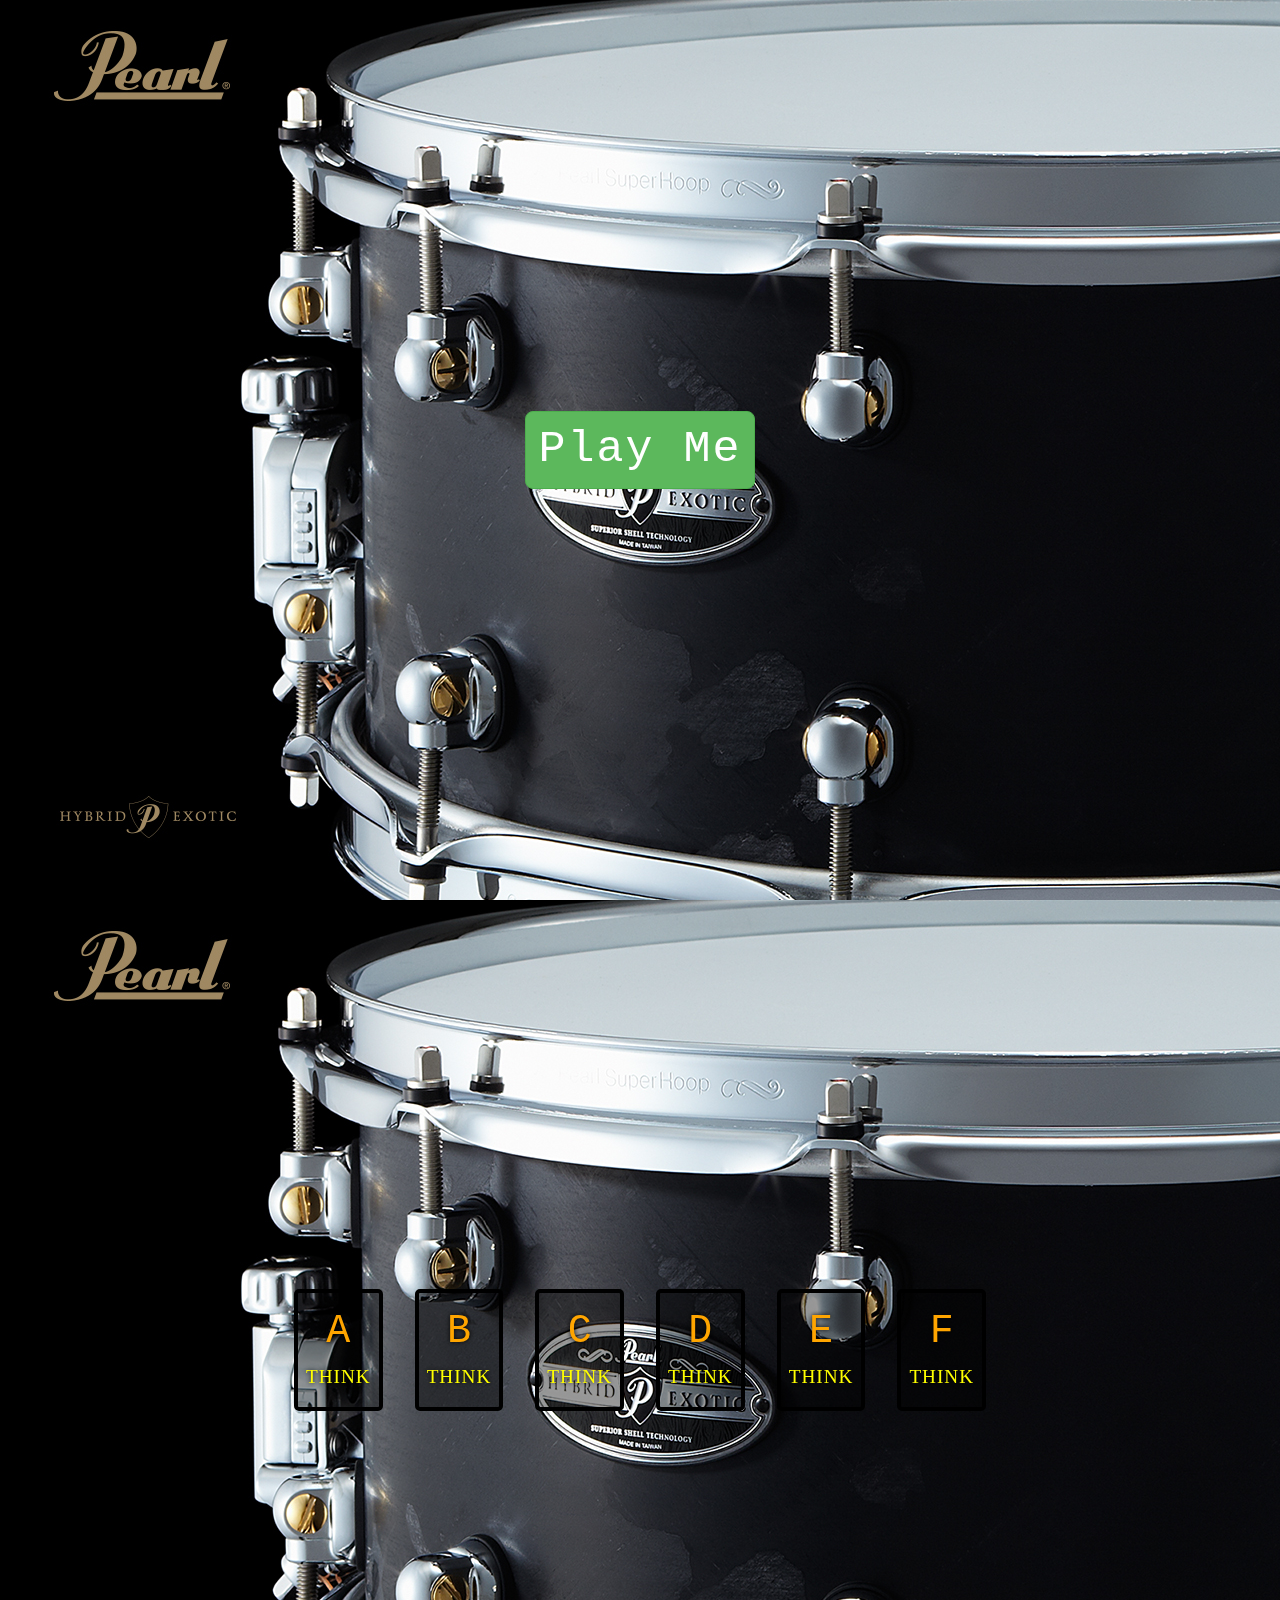
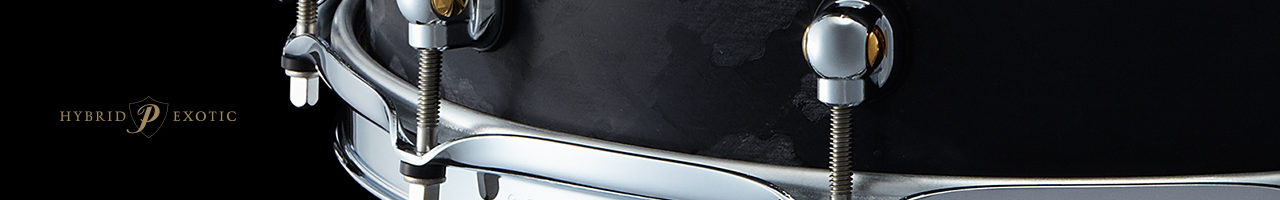
<file: Drum Kit/index.html>
<!DOCTYPE html>
<html lang="en">
<head>
    <meta charset="UTF-8">
    <meta name="viewport" content="width=device-width, initial-scale=1.0">
    <meta http-equiv="X-UA-Compatible" content="ie=edge">
    <link rel="stylesheet" href="style.css">
    <title>Test</title>
</head>
<body>
    <header>
        <div class="wrapper-button">
            <button class="btn btn-play">
                <a href="#keys" data-title="Play Me">Play Me</a>
            </button>
        </div>
    </header>
    <!-- Keys -->
    <div class="wrapper-keys">
            <div class="keys" id="keys">
                    <!-- Each Key -->
                    <div data-key="65" class="key">
                        <kbd>A</kbd>
                        <span class="sound">think</span>
                    </div>
                    <!-- Each Key -->
                    <div data-key="66" class="key">
                        <kbd>B</kbd>
                        <span class="sound">think</span>
                    </div>
                    <!-- Each Key -->
                    <div data-key="67" class="key">
                        <kbd>C</kbd>
                        <span class="sound">think</span>
                    </div>
                    <!-- Each Key -->
                    <div data-key="68" class="key">
                        <kbd>D</kbd>
                        <span class="sound">think</span>
                    </div>
                    <!-- Each Key -->
                    <div data-key="69" class="key">
                        <kbd>E</kbd>
                        <span class="sound">think</span>
                    </div>
                    <!-- Each Key -->
                    <div data-key="70" class="key">
                        <kbd>F</kbd>
                        <span class="sound">think</span>
                    </div>      
                </div>
    </div>
    

    <!-- Audio -->
    <audio data-key="65" src="sounds/audio-1.wav"></audio>
    <audio data-key="66" src="sounds/audio-2.wav"></audio>
    <audio data-key="67" src="sounds/audio-3.wav"></audio>
    <audio data-key="68" src="sounds/audio-4.wav"></audio>
    <audio data-key="69" src="sounds/audio-5.wav"></audio>
    <audio data-key="70" src="sounds/audio-6.wav"></audio>

    <script>
        function playKey(event) {
            const audio = document.querySelector(`audio[data-key="${event.keyCode}"]`);
            const key = document.querySelector(`.key[data-key="${event.keyCode}"]`);
            if(!audio) return; // stopped

            audio.currentTime = 0; // rewind to the start
            key.classList.add('playing');
            audio.play();
        }
        function removeTransation(e) {
            console.log(e.propertyName);
            if(e.propertyName != 'transform') return; // do no taken 
            this.classList.remove('playing');
            console.log(this);
        }
        const keys = document.querySelectorAll('.key');
        keys.forEach(key => key.addEventListener('transitionend',removeTransation));
        window.addEventListener('keydown',playKey);
    </script>
</body>
</html>
</file>
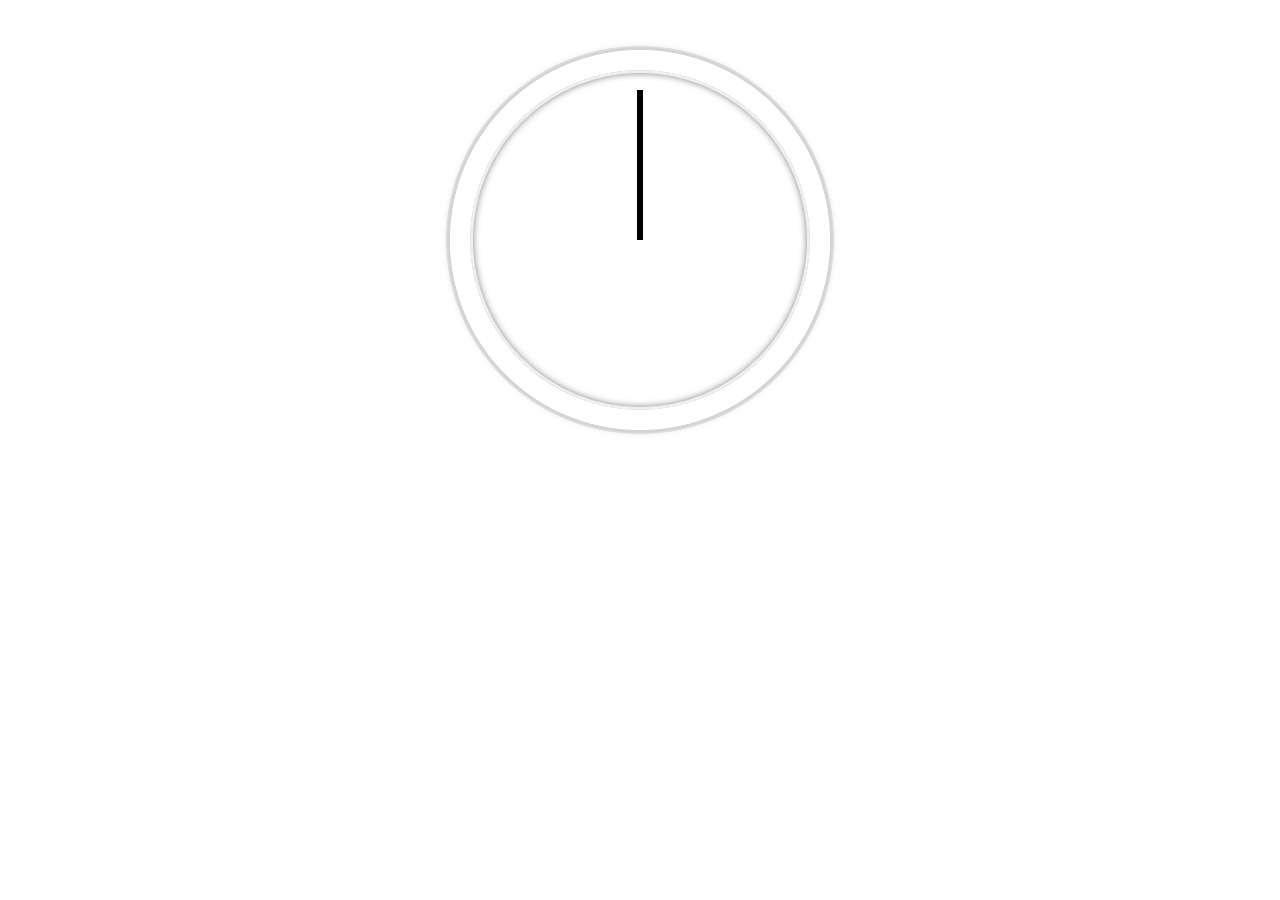
<file: JS Clock/index.html>
<!DOCTYPE html>
<html lang="en">
<head>
    <meta charset="UTF-8">
    <meta name="viewport" content="width=device-width, initial-scale=1.0">
    <meta http-equiv="X-UA-Compatible" content="ie=edge">
    <link rel="stylesheet" href="css/style.css">
    <title>CSS + JS Clock</title>
</head>
<body>
    <div class="clock">
        <div class="clock-face">
            <div class="hand hour-hand"></div>
            <div class="hand min-hand"></div>
            <div class="hand second-hand"></div>
        </div>
    </div>
    <script>
        const getSecondsHand = document.querySelector('.second-hand');
        const getMinutesHand = document.querySelector('.min-hand');
        const getHourHand = document.querySelector('.hour-hand');
        function setDate(){
            const now = new Date;
            const hour = now.getHours();
            const seconds = now.getSeconds();
            const minutes = now.getMinutes();

            const secondDegrees = ((seconds / 60) * 360) + 90;
            const minDegrees = ((minutes / 60) * 360) + 90;
            const hourdDegrees = ((minutes / 12) * 360) + 90;

            getSecondsHand.style.transform = `rotate(${secondDegrees}deg)`;
            getMinutesHand.style.transform = `rotate(${minDegrees}deg)`;
            getHourHand.style.transform = `rotate(${hourdDegrees}deg)`;
            console.log(minutes + " " + seconds);
        }
        setInterval(setDate,1000);
    </script>
</body>
</html>
</file>
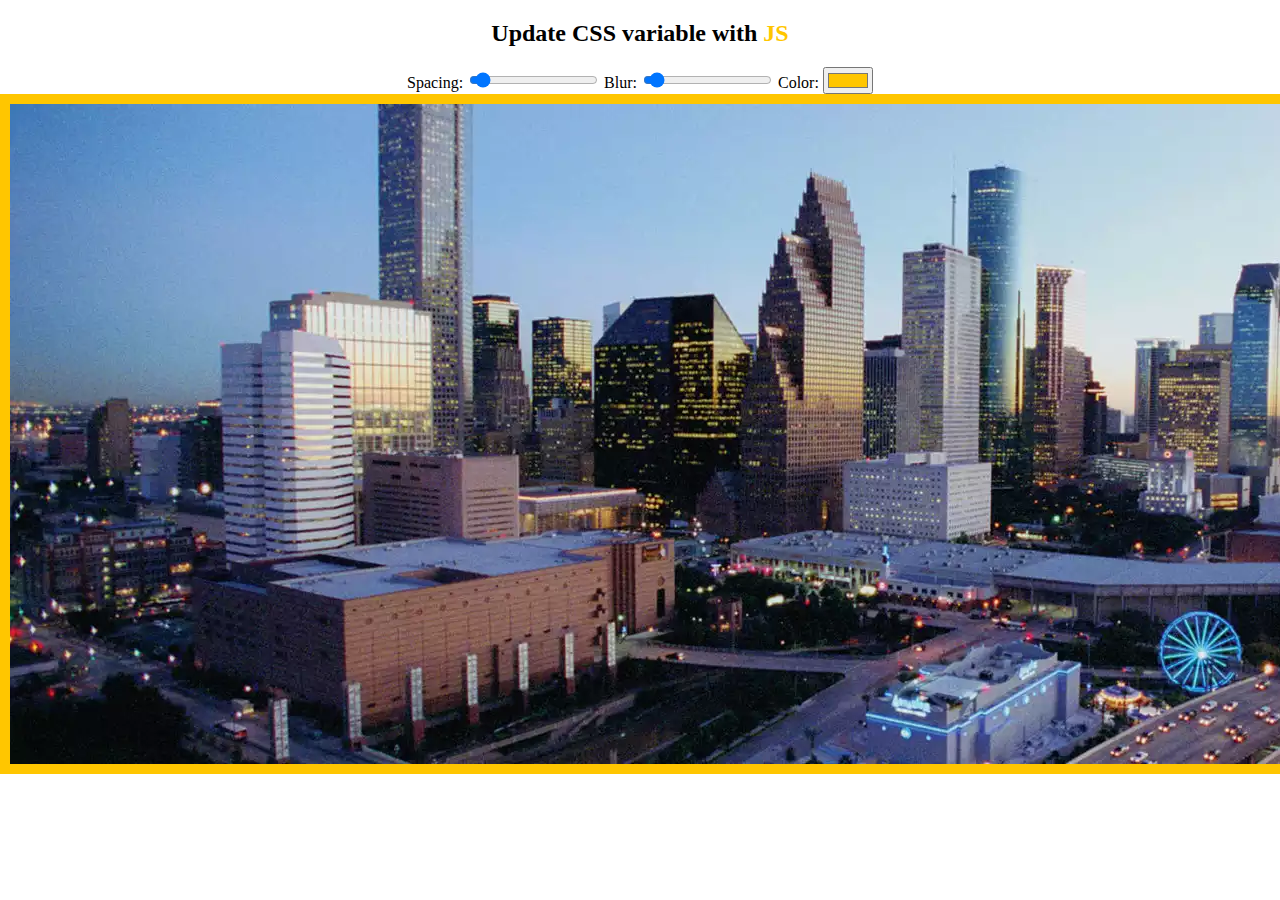
<file: Playing with CSS + JS variable/index.html>
<!DOCTYPE html>
<html lang="en">
<head>
    <meta charset="UTF-8">
    <meta name="viewport" content="width=device-width, initial-scale=1.0">
    <meta http-equiv="X-UA-Compatible" content="ie=edge">
    <link rel="stylesheet" href="css/style.css">
    <title>Playing With Css + Js variable</title>
</head>
<body>
    <h2>
        Update CSS variable with <span class="h1">JS</span>
    </h2>
    <div class="controls">
        <!-- Spacing -->
        <label for="spacing">Spacing:</label>
        <input type="range" name="spacing" min="0" max="200" value="10" data-sizing="px">

        <!-- Blur -->
        <label for="blur">Blur:</label>
        <input type="range" name="blur" min="0" max="200" value="10" data-sizing="px">

        <!-- Color -->
        <label for="base">Color:</label>
        <input type="color" name="base"  value="#ffc600">
    </div>
    <img src="img/houston.jpg" alt="Hosuton City">
    <script>
        const inputs = document.querySelectorAll('.controls input');
        function handleUpdate(){
            const suffix = this.dataset.sizing || '';
            document.documentElement.style.setProperty(`--${this.name}`,this.value + suffix);
            
        }
        
        inputs.forEach(input => input.addEventListener('change', handleUpdate));
    </script>
</body>
</html>
</file>
<file: Drum Kit/style.css>
html {
    height: 100%; 
    min-height: 100%;
    position: relative;
    min-width: 1024px;
    overflow-x: hidden;
}

body {
    margin: 0px;
    transform-style: preserve-3d;
    transform: perspective(800px);
}
header {
    min-width: 100%;
    height: 100vh;
    min-width: 1024px;
    background-image: url("img/wallpaper.jpg");
    background-position: center;
    background-repeat: no-repeat;
    background-size: cover;
}
.wrapper-button {
    margin: 0 auto;
    width:50%;
    text-align: center;
    display: flex;
    justify-content: center;
    align-items: center;
    height: 100vh;
}
.wrapper-keys {
    margin: auto;
    background-image: url("img/wallpaper.jpg");
    background-position: center;
    background-repeat: no-repeat;
    background-size: cover;

}

.keys {
    display: flex;
    margin: auto;
    width:50%;
    text-align: center;
    display: flex;
    justify-content: center;
    align-items: center;
    height: 100vh;
}
.key {
    border: 4px solid black;
    border-radius: 5px;
    margin: 1rem;
    font-size: 2rem;
    padding: 1rem .5rem;
    transition: all 0.7s;
    width: 100px;
    text-align: center;
    color: orange;
    background: rgba(0,0,0,0.4);
    text-shadow: 0 0 5px black;
}

.playing {
    transform: scale(1.1);
    border-color: yellow;
    box-shadow: 0 0 10px yellow;
}

kbd {
    display: block;
    font-size: 40px;
}

.sound {
    font-size: 1.2rem;
    text-transform: uppercase;
    letter-spacing: 1px;
    color: yellow;
}

.btn {
    display: inline-block;
    padding: 6px 12px;
    margin-bottom: 0;
    font-size: 14px;
    font-weight: 400;
    line-height: 1.42857143;
    text-align: center;
    white-space: nowrap;
    vertical-align: middle;
    -ms-touch-action: manipulation;
    touch-action: manipulation;
    cursor: pointer;
    -webkit-user-select: none;
    -moz-user-select: none;
    -ms-user-select: none;
    user-select: none;
    background-image: none;
    border: 1px solid transparent;
    border-radius: 8px;
}

.btn-play {
    color: #fff;
    background-color: #5cb85c;
    border-color: #4cae4c;
}

a {
    text-decoration: none;
    color: #fff;
    font-family: monospace;
    font-size: 45px;
    letter-spacing: 2px;
}
/*

 a {
    position: relative;
    display: inline-block;
    padding: 1.2em 2em;
    text-decoration: none;
    text-align: center;
    cursor: pointer;
    user-select: none;
    color: white;
 }
    a::before {
        content: '';
        position: absolute;
        top: 0;
        left: 0;
        bottom: 0;
        right: 0;
        background: linear-gradient(135deg, #6e8efb, #a777e3);
        border-radius: 4px;
        transition: box-shadow .5s ease, transform .2s ease; 
        will-change: transform;
        box-shadow: 0 2px 5px rgba(0, 0, 0, .2);
        transform:
            translateY(var(--ty, 0))
            rotateX(var(--rx, 0))
            rotateY(var(--ry, 0))
            translateZ(var(--tz, -12px));
    }
    
    a:hover::before {
        box-shadow: 0 5px 15px rgba(0, 0, 0, .3);
    }
    
    a::after {
        position: relative;
        display: inline-block;
        content: attr(data-title);
        transition: transform .2s ease; 
        font-weight: bold;
        letter-spacing: .01em;
        will-change: transform;
        transform:
            translateY(var(--ty, 0))
            rotateX(var(--rx, 0))
            rotateY(var(--ry, 0));
    }
    */
</file>
<file: JS Clock/css/style.css>
html {
    background: url('https://picsum.photos/1500/1000?image=881&blur=50');
    background-repeat: no-repeat;
    background-size: cover;
    text-align: center;
    font-size: 10px;
    font-family: Arial, Helvetica, sans-serif;
    min-height: 100vh;
    overflow-x: hidden;
    overflow-y: hidden;

}
.clock {
    width: 30rem;
    height: 30rem;
    border:20px solid white;
    border-radius:50%;
    margin:50px auto;
    position: relative;
    padding:2rem;
    box-shadow:
      0 0 0 4px rgba(0,0,0,0.1),
      inset 0 0 0 3px #EFEFEF,
      inset 0 0 10px black,
      0 0 10px rgba(0,0,0,0.2);
  }
  .clock-face {
    position: relative;
    width: 100%;
    height: 100%;
    transform: translateY(-3px); 
  }
.hand {
    width: 50%;
    position: absolute;
    color: black;
    top: 50%;
    background-color: black;
    height: 6px;
    transform: rotate(90deg);
    transform-origin: 100%;
    transition: all 0.7s;
    transition-timing-function: cubic-bezier(0, 1, 2.7, 0.58,1);
}
</file>
<file: Playing with CSS + JS variable/css/style.css>
:root {
    --base: #ffc600;
    --spacing: 10px;
    --blur: 0px;
}
.controls {
    margin-top: 20px;
}
html, body {
    overflow-x: hidden;
    width: 100%;
    text-align: center;
    margin: 0px;
    background: url('https://picsum.photos/1500/1000?image=881&blur=50');
    background-repeat: no-repeat;
    background-size: cover;

}
.h1 {
    color: var(--base);
}
img {
    padding: var(--spacing);
    background: var(--base);
    filter: blur(var(--blur));
}
</file>
